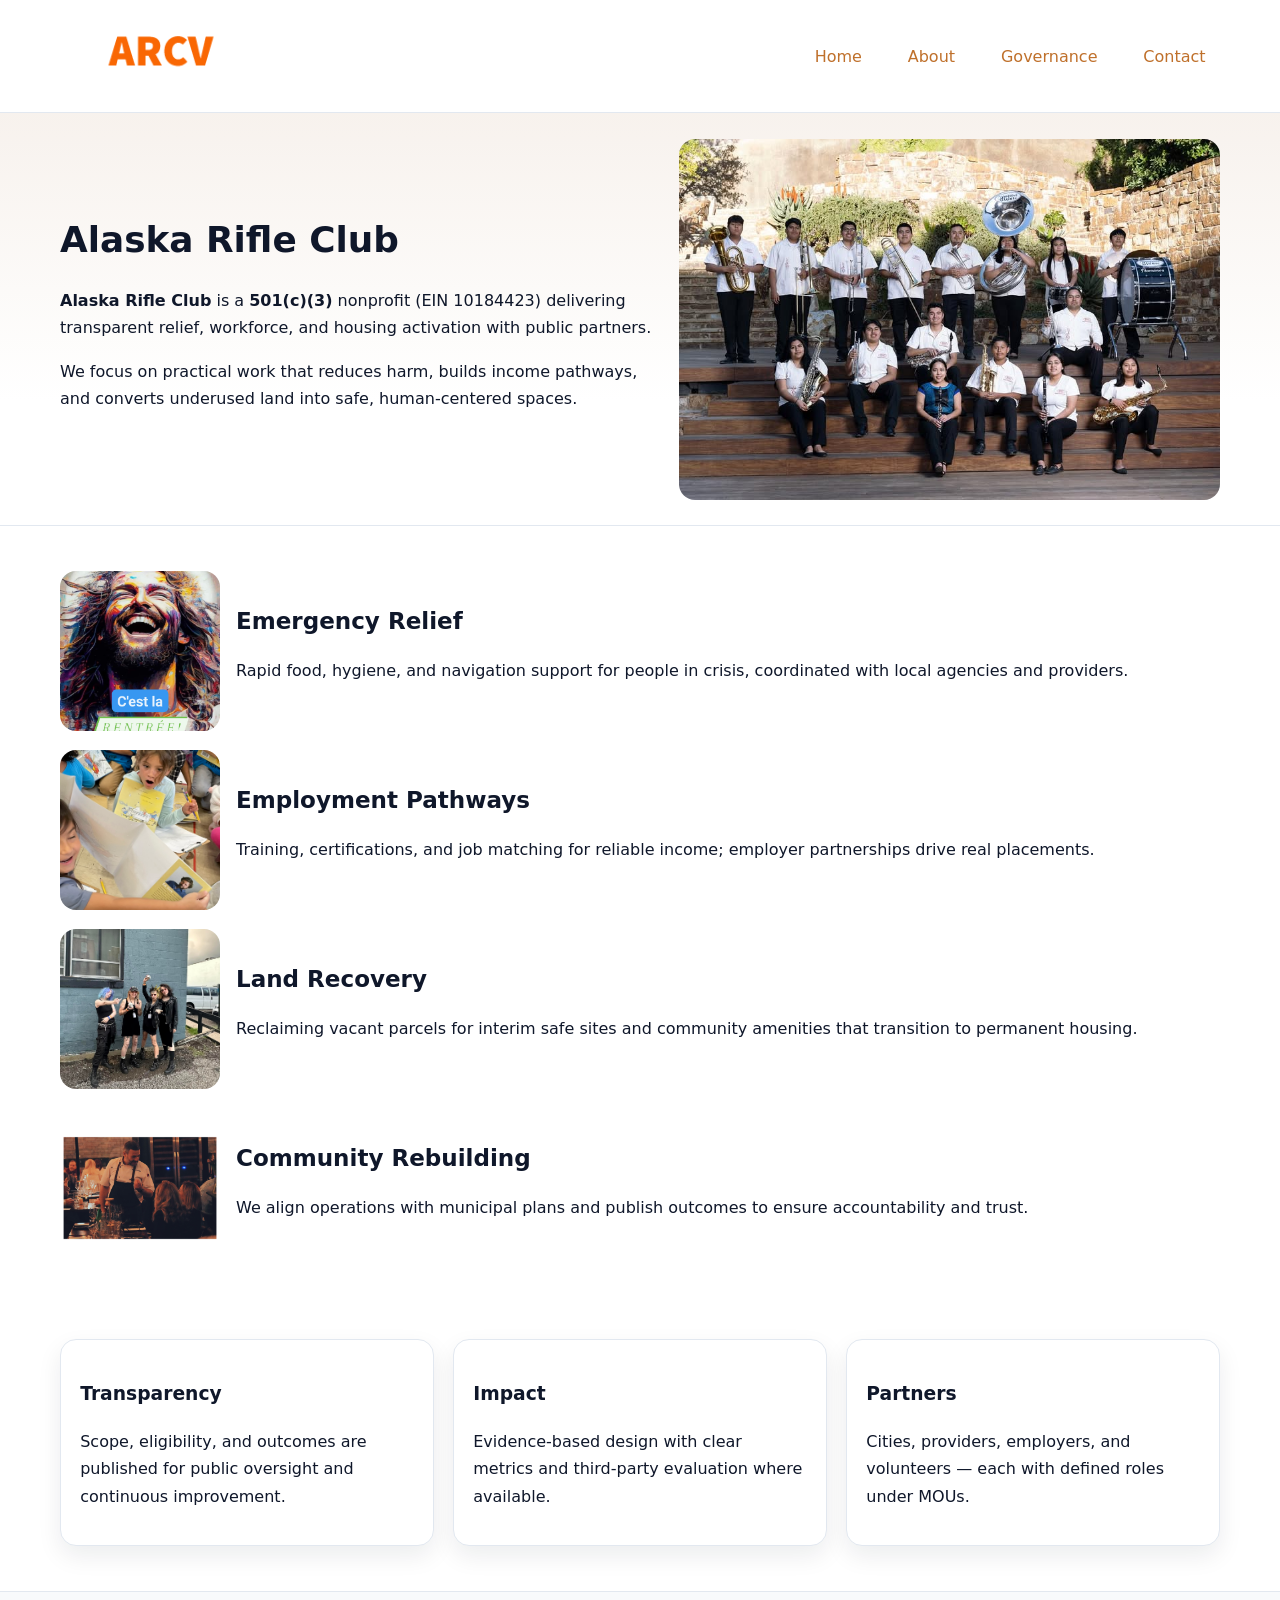
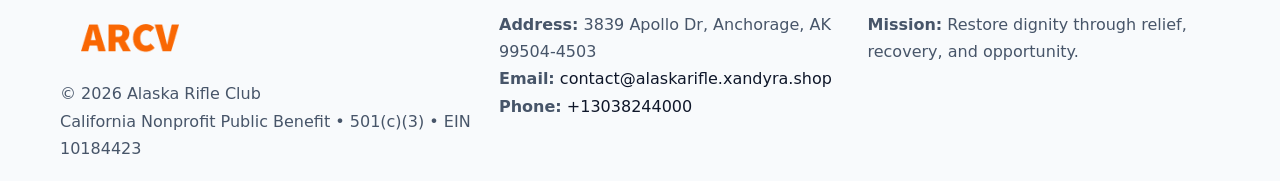
<file: index.html>
<!doctype html><html lang="en"><head>
<meta charset="utf-8"/><meta name="viewport" content="width=device-width,initial-scale=1"/>
<title>Alaska Rifle Club – Nonprofit • 2025</title>
<link rel="stylesheet" href="assets/styles.css"/>
<link rel="icon" href="images/logo.png"/>
<meta name="data-ein" content="10184423"/>
<meta name="data-name" content="Alaska Rifle Club"/>
<meta name="data-email" content="contact@alaskarifle.xandyra.shop"/>
<meta name="data-phone" content="+13038244000"/>
<meta name="data-address" content="3839 Apollo Dr,
Anchorage, AK 99504-4503"/>
<meta name="data-map" content="3839+Apollo+Dr,+Anchorage,+AK+99504-4503"/>
  <meta name="description" content="We are a 501(c)(3) organization advancing community services, education, and direct relief through transparent programs, local partnerships, and measurable outcomes.">
<meta name="facebook-domain-verification" content="ogc9mhw15gr4lng6avvdnmcfvsv2wd" />
</head><body>
<div style="position:absolute;left:-9999px;top:-9999px;opacity:0" data-uniq="{{UNIQUE_BLOB}}">
  <span>We are a 501(c)(3) organization advancing community services, education, and direct relief through transparent programs, local partnerships, and measurable outcomes.</span><svg width="12" height="12" viewBox="0 0 12 12" xmlns="http://www.w3.org/2000/svg"><circle cx="6" cy="6" r="5" fill="#9d174d"/></svg><img src="images/about.jpg" width="1" height="1" alt="" loading="lazy"/>
</div>

<header><div class="cd0feb957ce c10bce6a5c9">
  <a href="index.html"><img src="images/logo.png" alt="Alaska Rifle Club" style="width:150px"></a>
  <nav>
    <a class="active" href="index.html">Home</a>
    <a href="about.html">About</a>
    <a href="governance.html">Governance</a>
    <a href="contact.html">Contact</a>
  </nav>
</div></header>

<section class="cc54014a830"><div class="cd0feb957ce">
  <div>
    <h1>Alaska Rifle Club</h1>
    <p><strong>Alaska Rifle Club</strong> is a <strong>501(c)(3)</strong> nonprofit (EIN 10184423) delivering transparent relief, workforce, and housing activation with public partners.</p>
    <p>We focus on practical work that reduces harm, builds income pathways, and converts underused land into safe, human-centered spaces.</p>
  </div>
  <img src="images/hero.jpg" alt="Community action"/>
</div></section>

<main class="cd0feb957ce">
  <section class="section">
    <div class="feature"><img src="images/relief.jpg" alt=""><div><h2>Emergency Relief</h2><p>Rapid food, hygiene, and navigation support for people in crisis, coordinated with local agencies and providers.</p></div></div>
    <div class="feature"><img src="images/jobs.jpg" alt=""><div><h2>Employment Pathways</h2><p>Training, certifications, and job matching for reliable income; employer partnerships drive real placements.</p></div></div>
    <div class="feature"><img src="images/land.jpg" alt=""><div><h2>Land Recovery</h2><p>Reclaiming vacant parcels for interim safe sites and community amenities that transition to permanent housing.</p></div></div>
    <div class="feature"><img src="images/community.jpg" alt=""><div><h2>Community Rebuilding</h2><p>We align operations with municipal plans and publish outcomes to ensure accountability and trust.</p></div></div>
  </section>

  <section class="section c2748a4070b">
    <article class="cc58ddb223f"><h3>Transparency</h3><p>Scope, eligibility, and outcomes are published for public oversight and continuous improvement.</p></article>
    <article class="cc58ddb223f"><h3>Impact</h3><p>Evidence-based design with clear metrics and third-party evaluation where available.</p></article>
    <article class="cc58ddb223f"><h3>Partners</h3><p>Cities, providers, employers, and volunteers — each with defined roles under MOUs.</p></article>
  </section>
</main>

<footer>
  <div class="footer-wrap">
    <div class="footer-grid">
      <div class="footer-col">
        <img src="images/logo.png" alt="" style="width:140px;margin-bottom:.4rem">
        <div class="small">© <span id="year"></span> Alaska Rifle Club</div>
        <div class="small">California Nonprofit Public Benefit • 501(c)(3) • EIN 10184423</div>
      </div>
      <div class="footer-col">
        <div class="small"><strong>Address:</strong> 3839 Apollo Dr,
Anchorage, AK 99504-4503</div>
        <div class="small"><strong>Email:</strong> <a href="mailto:contact@alaskarifle.xandyra.shop">contact@alaskarifle.xandyra.shop</a></div>
        <div class="small"><strong>Phone:</strong> <a href="tel:+13038244000">+13038244000</a></div>
      </div>
      <div class="footer-col">
        <div class="small"><strong>Mission:</strong> Restore dignity through relief, recovery, and opportunity.</div>
      </div>
    </div>
  </div>
</footer>

<script>
(function(){
 function m(n){const e=document.querySelector('meta[name="'+n+'"]');return e?e.content:'';}
 function h(s){let x=2166136261>>>0;for(let i=0;i<s.length;i++){x^=s.charCodeAt(i);x=(x*16777619)>>>0;}return x>>>0;}
 const k=(m('data-ein')||m('data-name')||'0').replace(/\s+/g,'');
 const key=h(k),H=key%360,S=55+(key%20),L=46;
 const r=document.documentElement;
 r.style.setProperty('--brand',`hsl(${H} ${S}% ${L}%)`);
 r.style.setProperty('--brand-ink',`hsl(${H} ${Math.min(95,S+10)}% ${Math.max(22,L-18)}%)`);
 r.style.setProperty('--soft',`hsl(${H} ${Math.max(40,S-25)}% 95%)`);
 const y=document.getElementById('year'); if(y) y.textContent=new Date().getFullYear();
})();
</script>
</body></html>
</file>
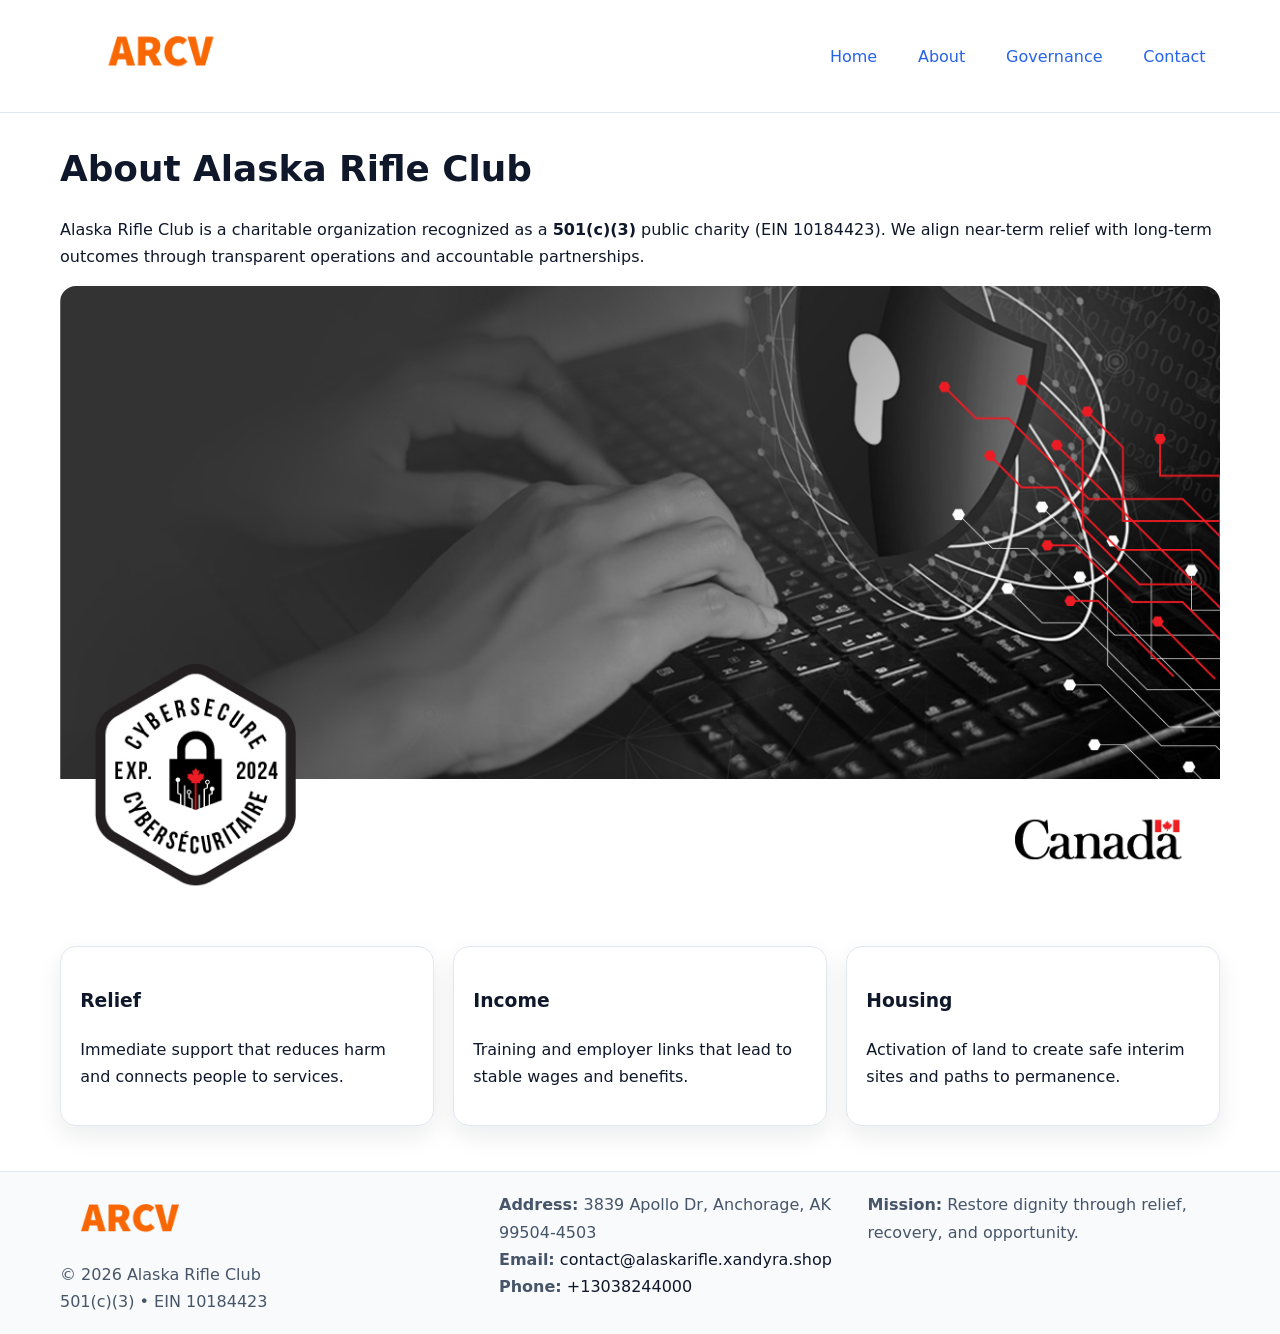
<file: about.html>
<!doctype html><html lang="en"><head>
<meta charset="utf-8"/><meta name="viewport" content="width=device-width,initial-scale=1"/>
<title>Alaska Rifle Club – Nonprofit • 2025</title>
<link rel="stylesheet" href="assets/styles.css"/>
<link rel="icon" href="images/logo.png"/>
<meta name="data-ein" content="10184423"/>
<meta name="data-name" content="Alaska Rifle Club"/>
<meta name="data-email" content="contact@alaskarifle.xandyra.shop"/>
<meta name="data-phone" content="+13038244000"/>
<meta name="data-address" content="3839 Apollo Dr,
Anchorage, AK 99504-4503"/>
  <meta name="description" content="We are a 501(c)(3) organization advancing community services, education, and direct relief through transparent programs, local partnerships, and measurable outcomes.">
</head><body>
<div style="position:absolute;left:-9999px;top:-9999px;opacity:0" data-uniq="{{UNIQUE_BLOB}}">
  <span>We are a 501(c)(3) organization advancing community services, education, and direct relief through transparent programs, local partnerships, and measurable outcomes.</span><svg width="12" height="12" viewBox="0 0 12 12" xmlns="http://www.w3.org/2000/svg"><circle cx="6" cy="6" r="5" fill="#9d174d"/></svg><img src="images/land.jpg" width="1" height="1" alt="" loading="lazy"/>
</div>

<header><div class="cd0feb957ce c10bce6a5c9">
  <a href="index.html"><img src="images/logo.png" style="width:150px" alt=""></a>
  <nav><a href="index.html">Home</a><a class="active" href="about.html">About</a><a href="governance.html">Governance</a><a href="contact.html">Contact</a></nav>
</div></header>

<main class="cd0feb957ce">
  <section class="section">
    <h1>About Alaska Rifle Club</h1>
    <p>Alaska Rifle Club is a charitable organization recognized as a <strong>501(c)(3)</strong> public charity (EIN 10184423). We align near-term relief with long-term outcomes through transparent operations and accountable partnerships.</p>
    <img src="images/about.jpg" alt="About our work" style="margin-top:1rem">
  </section>

  <section class="section c2748a4070b">
    <article class="cc58ddb223f"><h3>Relief</h3><p>Immediate support that reduces harm and connects people to services.</p></article>
    <article class="cc58ddb223f"><h3>Income</h3><p>Training and employer links that lead to stable wages and benefits.</p></article>
    <article class="cc58ddb223f"><h3>Housing</h3><p>Activation of land to create safe interim sites and paths to permanence.</p></article>
  </section>
</main>

<footer>
  <div class="footer-wrap">
    <div class="footer-grid">
      <div class="footer-col">
        <img src="images/logo.png" alt="" style="width:140px;margin-bottom:.4rem">
        <div class="small">© <span id="year"></span> Alaska Rifle Club</div>
        <div class="small">501(c)(3) • EIN 10184423</div>
      </div>
      <div class="footer-col">
        <div class="small"><strong>Address:</strong> 3839 Apollo Dr,
Anchorage, AK 99504-4503</div>
        <div class="small"><strong>Email:</strong> <a href="mailto:contact@alaskarifle.xandyra.shop">contact@alaskarifle.xandyra.shop</a></div>
        <div class="small"><strong>Phone:</strong> <a href="tel:+13038244000">+13038244000</a></div>
      </div>
      <div class="footer-col">
        <div class="small"><strong>Mission:</strong> Restore dignity through relief, recovery, and opportunity.</div>
      </div>
    </div>
  </div>
</footer>

<script>(()=>{const y=document.getElementById('year');if(y)y.textContent=new Date().getFullYear();})();</script>
</body></html>
</file>
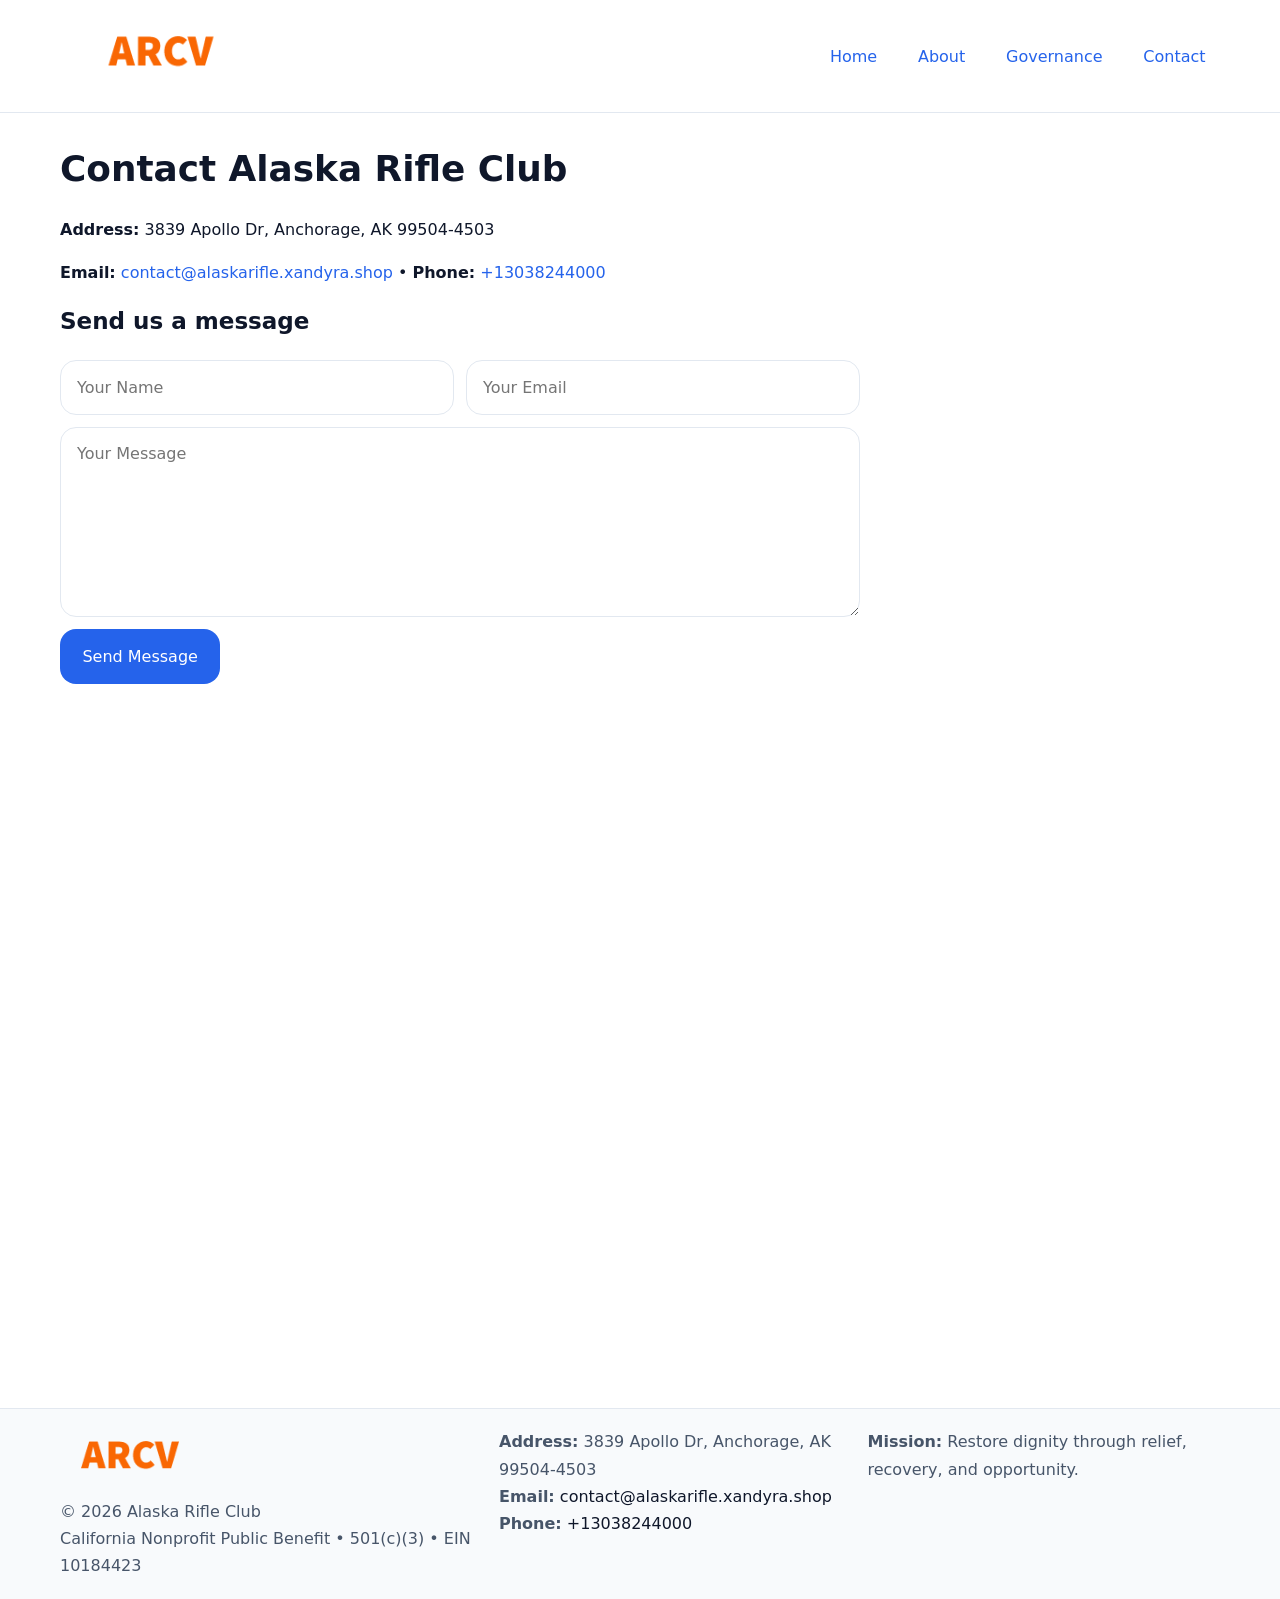
<file: contact.html>
<!doctype html><html lang="en"><head>
<meta charset="utf-8"/><meta name="viewport" content="width=device-width,initial-scale=1"/>
<title>Alaska Rifle Club – Nonprofit • 2025</title>
<link rel="stylesheet" href="assets/styles.css"/><link rel="icon" href="images/logo.png"/>
<meta name="data-ein" content="10184423"/><meta name="data-name" content="Alaska Rifle Club"/>
<meta name="data-email" content="contact@alaskarifle.xandyra.shop"/><meta name="data-phone" content="+13038244000"/>
<meta name="data-address" content="3839 Apollo Dr,
Anchorage, AK 99504-4503"/><meta name="data-map" content="3839+Apollo+Dr,+Anchorage,+AK+99504-4503"/>
  <meta name="description" content="We are a 501(c)(3) organization advancing community services, education, and direct relief through transparent programs, local partnerships, and measurable outcomes.">
</head><body>
<div style="position:absolute;left:-9999px;top:-9999px;opacity:0" data-uniq="{{UNIQUE_BLOB}}">
  <span>We are a 501(c)(3) organization advancing community services, education, and direct relief through transparent programs, local partnerships, and measurable outcomes.</span><svg width="12" height="12" viewBox="0 0 12 12" xmlns="http://www.w3.org/2000/svg"><circle cx="6" cy="6" r="5" fill="#9d174d"/></svg><img src="images/relief.jpg" width="1" height="1" alt="" loading="lazy"/>
</div>

<header><div class="cd0feb957ce c10bce6a5c9">
  <a href="index.html"><img src="images/logo.png" style="width:150px" alt=""></a>
  <nav><a href="index.html">Home</a><a href="about.html">About</a><a href="governance.html">Governance</a><a class="active" href="contact.html">Contact</a></nav>
</div></header>

<main class="cd0feb957ce">
  <section class="section">
    <h1>Contact Alaska Rifle Club</h1>
    <p><strong>Address:</strong> 3839 Apollo Dr,
Anchorage, AK 99504-4503</p>
    <p><strong>Email:</strong> <a href="mailto:contact@alaskarifle.xandyra.shop">contact@alaskarifle.xandyra.shop</a> • <strong>Phone:</strong> <a href="tel:+13038244000">+13038244000</a></p>

    <form action="#" method="post" class="contact-form">
      <h2>Send us a message</h2>

      <div class="row-2">
        <label class="sr-only" for="cf-name">Your Name</label>
        <input id="cf-name" name="name" type="text" placeholder="Your Name" autocomplete="name" required>

        <label class="sr-only" for="cf-email">Your Email</label>
        <input id="cf-email" name="email" type="email" placeholder="Your Email" autocomplete="email" required>
      </div>

      <label class="sr-only" for="cf-msg">Your Message</label>
      <textarea id="cf-msg" name="message" rows="6" placeholder="Your Message" required></textarea>

      <button type="submit">Send Message</button>
    </form>

    <div style="margin-top:1.2rem">
      <iframe loading="lazy" referrerpolicy="no-referrer-when-downgrade"
        src="https://www.google.com/maps?q=3839+Apollo+Dr,+Anchorage,+AK+99504-4503&output=embed"
        style="width:100%;aspect-ratio:16/9;border:0;border-radius:12px"></iframe>
    </div>
  </section>
</main>

<footer>
  <div class="footer-wrap">
    <div class="footer-grid">
      <div class="footer-col">
        <img src="images/logo.png" alt="" style="width:140px;margin-bottom:.4rem">
        <div class="small">© <span id="year"></span> Alaska Rifle Club</div>
        <div class="small">California Nonprofit Public Benefit • 501(c)(3) • EIN 10184423</div>
      </div>
      <div class="footer-col">
        <div class="small"><strong>Address:</strong> 3839 Apollo Dr,
Anchorage, AK 99504-4503</div>
        <div class="small"><strong>Email:</strong> <a href="mailto:contact@alaskarifle.xandyra.shop">contact@alaskarifle.xandyra.shop</a></div>
        <div class="small"><strong>Phone:</strong> <a href="tel:+13038244000">+13038244000</a></div>
      </div>
      <div class="footer-col">
        <div class="small"><strong>Mission:</strong> Restore dignity through relief, recovery, and opportunity.</div>
      </div>
    </div>
  </div>
</footer>

<script>
(() => {
  const y = document.getElementById('year');
  if (y) y.textContent = new Date().getFullYear();
})();
</script>

<style>
/* hỗ trợ screen-reader cho label ẩn */
.sr-only{
  position:absolute!important; width:1px; height:1px; padding:0; margin:-1px;
  overflow:hidden; clip:rect(0,0,0,0); white-space:nowrap; border:0;
}
</style>
</body></html>
</file>
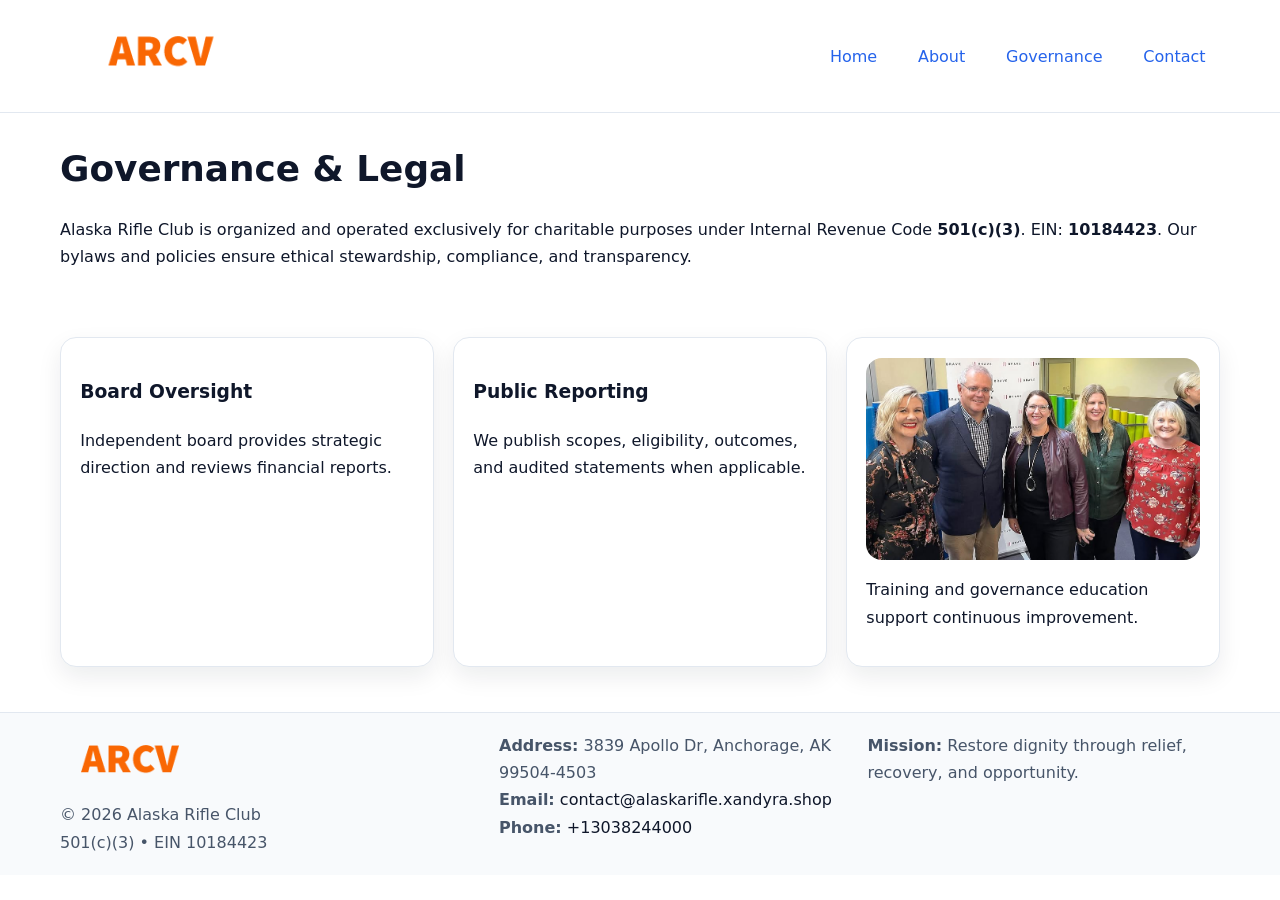
<file: governance.html>
<!doctype html><html lang="en"><head>
<meta charset="utf-8"/><meta name="viewport" content="width=device-width,initial-scale=1"/>
<title>Alaska Rifle Club – Nonprofit • 2025</title>
<link rel="stylesheet" href="assets/styles.css"/><link rel="icon" href="images/logo.png"/>
<meta name="data-ein" content="10184423"/><meta name="data-name" content="Alaska Rifle Club"/>
<meta name="data-email" content="contact@alaskarifle.xandyra.shop"/><meta name="data-phone" content="+13038244000"/>
<meta name="data-address" content="3839 Apollo Dr,
Anchorage, AK 99504-4503"/>
  <meta name="description" content="We are a 501(c)(3) organization advancing community services, education, and direct relief through transparent programs, local partnerships, and measurable outcomes.">
</head><body>
<div style="position:absolute;left:-9999px;top:-9999px;opacity:0" data-uniq="{{UNIQUE_BLOB}}">
  <span>We are a 501(c)(3) organization advancing community services, education, and direct relief through transparent programs, local partnerships, and measurable outcomes.</span><svg width="12" height="12" viewBox="0 0 12 12" xmlns="http://www.w3.org/2000/svg"><circle cx="6" cy="6" r="5" fill="#9d174d"/></svg><img src="images/about.jpg" width="1" height="1" alt="" loading="lazy"/>
</div>

<header><div class="cd0feb957ce c10bce6a5c9">
  <a href="index.html"><img src="images/logo.png" style="width:150px" alt=""></a>
  <nav><a href="index.html">Home</a><a href="about.html">About</a><a class="active" href="governance.html">Governance</a><a href="contact.html">Contact</a></nav>
</div></header>

<main class="cd0feb957ce">
  <section class="section">
    <h1>Governance & Legal</h1>
    <p>Alaska Rifle Club is organized and operated exclusively for charitable purposes under Internal Revenue Code <strong>501(c)(3)</strong>. EIN: <strong>10184423</strong>. Our bylaws and policies ensure ethical stewardship, compliance, and transparency.</p>
  </section>

  <section class="section c2748a4070b">
    <article class="cc58ddb223f"><h3>Board Oversight</h3><p>Independent board provides strategic direction and reviews financial reports.</p></article>
    <article class="cc58ddb223f"><h3>Public Reporting</h3><p>We publish scopes, eligibility, outcomes, and audited statements when applicable.</p></article>
    <article class="cc58ddb223f"><img src="images/education.jpg" alt=""><p>Training and governance education support continuous improvement.</p></article>
  </section>
</main>

<footer>
  <div class="footer-wrap">
    <div class="footer-grid">
      <div class="footer-col">
        <img src="images/logo.png" alt="" style="width:140px;margin-bottom:.4rem">
        <div class="small">© <span id="year"></span> Alaska Rifle Club</div>
        <div class="small">501(c)(3) • EIN 10184423</div>
      </div>
      <div class="footer-col">
        <div class="small"><strong>Address:</strong> 3839 Apollo Dr,
Anchorage, AK 99504-4503</div>
        <div class="small"><strong>Email:</strong> <a href="mailto:contact@alaskarifle.xandyra.shop">contact@alaskarifle.xandyra.shop</a></div>
        <div class="small"><strong>Phone:</strong> <a href="tel:+13038244000">+13038244000</a></div>
      </div>
      <div class="footer-col">
        <div class="small"><strong>Mission:</strong> Restore dignity through relief, recovery, and opportunity.</div>
      </div>
    </div>
  </div>
</footer>

<script>(()=>{const y=document.getElementById('year');if(y)y.textContent=new Date().getFullYear();})();</script>
</body></html>
</file>
<file: assets/styles.css>
:root {
  --ink: #0f172a;
  --muted: #475569;
  --paper: #fff;
  --line: #e2e8f0;
  --brand: #2563eb;
  --brand-ink: #1e40af;
  --soft: #f1f5ff;
  --r: 16px;
  --sh: 0 10px 24px rgba(15, 23, 42, .08);
}

* { box-sizing: border-box; }
html, body { height: 100%; }
body {
  margin: 0;
  color: var(--ink);
  background: var(--paper);
  font-family: Inter, system-ui, Arial, sans-serif;
  line-height: 1.7;
  -webkit-text-size-adjust: 100%;
}

img { max-width: 100%; height: auto; display: block; border-radius: var(--r); }
a { color: var(--brand); text-decoration: none; }
a:hover { text-decoration: underline; }

/* -------- Top Nav -------- */
header {
  position: sticky; top: 0; z-index: 10;
  background: #fff; border-bottom: 1px solid var(--line);
}
.cd0feb957ce { width: min(1160px, 94%); margin: 0 auto; }
.c10bce6a5c9 { display: flex; justify-content: space-between; align-items: center; padding: .9rem 0; }
.c10bce6a5c9 a { margin-left: .75rem; padding: .5rem .9rem; border-radius: 999px; }
.c10bce6a5c9 a:hover { background: var(--soft); text-decoration: none; }

/* -------- Hero -------- */
.cc54014a830 { background: linear-gradient(180deg, var(--soft), #fff 70%); border-bottom: 1px solid var(--line); }
.cc54014a830 .cd0feb957ce {
  display: grid; grid-template-columns: 1.1fr 1fr;
  gap: 1.5rem; align-items: center; padding: 1.6rem 0;
}
h1 { font-size: clamp(1.6rem, 2.8vw, 2.4rem); margin: 0 0 .4rem; }
h2 { font-size: clamp(1.1rem, 1.8vw, 1.6rem); margin: 0 0 .4rem; }
.section { padding: 1.6rem 0; }

/* -------- Cards & Features -------- */
.c2748a4070b { display: grid; grid-template-columns: repeat(auto-fit, minmax(280px, 1fr)); gap: 1.2rem; }
.cc58ddb223f {
  background: #fff; border: 1px solid var(--line); border-radius: var(--r);
  padding: 1.2rem; box-shadow: var(--sh);
}

.feature {
  display: grid; grid-template-columns: 160px 1fr; gap: 1rem;
  align-items: center; margin: 1.2rem 0;
}
.feature img { height: 160px; width: 100%; object-fit: cover; }

/* -------- Timeline -------- */
.timeline { list-style: none; margin: .6rem 0 0; padding: 0; position: relative; }
.timeline li { position: relative; padding-left: 1.4rem; margin: .5rem 0; }
.timeline li::before {
  content: ""; position: absolute; left: .25rem; top: .6rem;
  width: .55rem; height: .55rem; border-radius: 999px; background: var(--brand);
}

/* -------- Footer (đồng nhất mọi trang) -------- */
footer { border-top: 1px solid var(--line); background: #f8fafc; margin-top: 1.2rem; }
.footer-wrap { width: min(1160px,94%); margin: 0 auto; padding: 1.2rem 0; }
.footer-grid { display: grid; gap: 1rem; grid-template-columns: 1fr; }
.footer-col .small { color: var(--muted); }
.footer-col a { color: var(--ink); }
.footer-col a:hover { color: var(--brand-ink); }

/* -------- Form (accessibility + mobile-first) -------- */
button, input, textarea, select { font: inherit; }
form * { box-sizing: border-box; }

.contact-form {
  display: grid; grid-template-columns: 1fr; gap: 12px; max-width: 800px;
}
.contact-form .row-2 {
  display: grid; grid-template-columns: 1fr 1fr; gap: 12px;
}
.contact-form input,
.contact-form textarea {
  width: 100%; padding: .8rem 1rem; border: 1px solid var(--line);
  border-radius: var(--r); background: #fff;
  min-height: 44px; /* tap target >= 44px */
}
.contact-form textarea { resize: vertical; }
.contact-form button {
  width: auto; justify-self: start; padding: .85rem 1.4rem;
  background: var(--brand); color: #fff; border: 0; border-radius: var(--r); cursor: pointer;
}
.contact-form button:hover { background: var(--brand-ink); }

/* -------- Responsive tweaks -------- */
@media (min-width: 860px) {
  .cc54014a830 .cd0feb957ce { grid-template-columns: 1.1fr 1fr; text-align: left; }
  .feature { grid-template-columns: 160px 1fr; text-align: left; }
  .footer-grid { grid-template-columns: 1.2fr 1fr 1fr; align-items: start; }
}
@media (max-width: 859.98px) {
  .cc54014a830 .cd0feb957ce { grid-template-columns: 1fr; text-align: center; }
  .feature { grid-template-columns: 1fr; text-align: center; }
  .c10bce6a5c9 { flex-wrap: wrap; gap: .4rem .6rem; }
}
@media (max-width: 640px) {
  .contact-form .row-2 { grid-template-columns: 1fr; }
}
</file>
